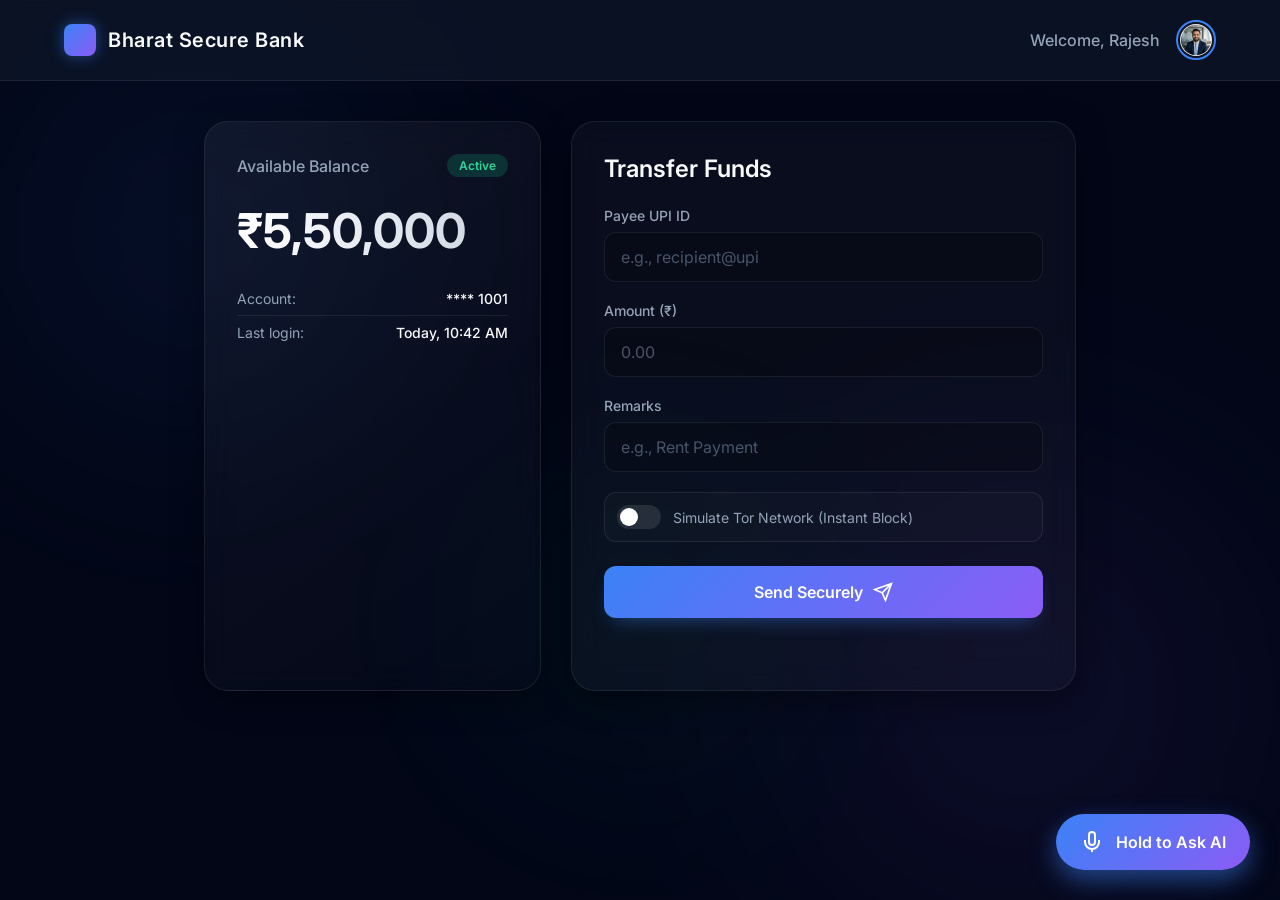
<file: front_end/index.html>
<!DOCTYPE html>
<html lang="en">
<head>
    <meta charset="UTF-8">
    <meta name="viewport" content="width=device-width, initial-scale=1.0">
    <title>Bharat Secure Bank</title>
    <!-- Use Inter font for a modern look -->
    <link href="https://fonts.googleapis.com/css2?family=Inter:wght@300;400;500;600;700&display=swap" rel="stylesheet">
    <link rel="stylesheet" href="styles.css?v=3">
</head>
<body>
    <!-- The Hidden Sentinel SDK Overlay -->
    <div class="overlay" id="fraudOverlay">
        <div class="alert-box">
            <div class="alert-icon">
                <svg width="64" height="64" viewBox="0 0 24 24" fill="none" stroke="currentColor" stroke-width="2" stroke-linecap="round" stroke-linejoin="round">
                    <path d="M10.29 3.86L1.82 18a2 2 0 0 0 1.71 3h16.94a2 2 0 0 0 1.71-3L13.71 3.86a2 2 0 0 0-3.42 0z"></path>
                    <line x1="12" y1="9" x2="12" y2="13"></line>
                    <line x1="12" y1="17" x2="12.01" y2="17"></line>
                </svg>
            </div>
            <h1>TRANSACTION BLOCKED</h1>
            <p>Sentinel SDK intercepted a highly suspicious transaction.</p>
            <div class="fraud-reason-container">
                <p id="fraudReason"></p>
            </div>
            
            <!-- AI Voice Call Visualization -->
            <div class="ai-status-container" id="aiStatusContainer">
                <div class="ai-avatar">
                    <div class="ai-wave"></div>
                    <div class="ai-wave"></div>
                    <!-- Microphone/AI Icon -->
                    <svg viewBox="0 0 24 24" fill="none" stroke="currentColor" stroke-width="2" stroke-linecap="round" stroke-linejoin="round">
                        <path d="M12 2a3 3 0 0 0-3 3v7a3 3 0 0 0 6 0V5a3 3 0 0 0-3-3Z"></path>
                        <path d="M19 10v2a7 7 0 0 1-14 0v-2"></path>
                        <line x1="12" y1="19" x2="12" y2="22"></line>
                    </svg>
                </div>
                <p class="ai-text" id="aiStatusText">Initiating AI Security Call...</p>
            </div>

            <button onclick="dismissAlert()">Acknowledge & Secure Account</button>
            <button id="acceptCallBtn" class="btn-accept" style="background-color: #ef4444; margin-top: 10px;">Hold to Talk to AI</button>
        </div>
    </div>

    <div class="ambient-background">
        <div class="blob blob-1"></div>
        <div class="blob blob-2"></div>
        <div class="blob blob-3"></div>
    </div>

    <!-- The Mock Bank Dashboard -->
    <nav class="navbar">
        <div class="nav-brand">
            <div class="logo"></div>
            <h2>Bharat Secure Bank</h2>
        </div>
        <div class="nav-profile">
            <span>Welcome, Rajesh</span>
            <img src="assets/avatar.png" alt="Profile Avatar" class="avatar">
        </div>
    </nav>

    <main class="dashboard">
        <div class="grid-container">
            <!-- Balance Card -->
            <div class="card balance-card glass-panel">
                <div class="card-header">
                    <h3>Available Balance</h3>
                    <span class="status-badge">Active</span>
                </div>
                <h1 class="balance-amount">₹5,50,000<span class="decimals">.00</span></h1>
                <div class="account-details">
                    <p>Account: <span>**** 1001</span></p>
                    <p>Last login: <span>Today, 10:42 AM</span></p>
                </div>
            </div>

            <!-- Transfer Card -->
            <div class="card transfer-card glass-panel">
                <h2>Transfer Funds</h2>
                <form id="transferForm">
                    <div class="input-group">
                        <label for="recipient">Payee UPI ID</label>
                        <input type="text" id="recipient" placeholder="e.g., recipient@upi" required>
                    </div>
                    
                    <div class="input-group">
                        <label for="amount">Amount (₹)</label>
                        <input type="number" id="amount" placeholder="0.00" required>
                    </div>
                    
                    <div class="input-group">
                        <label for="memo">Remarks</label>
                        <input type="text" id="memo" placeholder="e.g., Rent Payment">
                    </div>

                    <div class="toggle-group">
                        <label class="switch">
                            <input type="checkbox" id="isTor">
                            <span class="slider round"></span>
                        </label>
                        <span class="toggle-label">Simulate Tor Network (Instant Block)</span>
                    </div>

                    <button type="submit" class="primary-btn">
                        <span>Send Securely</span>
                        <svg width="20" height="20" viewBox="0 0 24 24" fill="none" stroke="currentColor" stroke-width="2">
                            <line x1="22" y1="2" x2="11" y2="13"></line>
                            <polygon points="22 2 15 22 11 13 2 9 22 2"></polygon>
                        </svg>
                    </button>
                </form>
                <div class="status-container">
                    <p id="statusMessage"></p>
                </div>
            </div>
        </div>
    </main>

    <!-- Global Voice Assistant FAB -->
    <button id="voiceChatFab" class="voice-fab glass-panel">
        <svg id="micIcon" viewBox="0 0 24 24" fill="none" stroke="currentColor" stroke-width="2">
            <path d="M12 2a3 3 0 0 0-3 3v7a3 3 0 0 0 6 0V5a3 3 0 0 0-3-3Z"></path>
            <path d="M19 10v2a7 7 0 0 1-14 0v-2"></path>
            <line x1="12" y1="19" x2="12" y2="22"></line>
        </svg>
        <span class="fab-text">Hold to Ask AI</span>
    </button>

    <script type="module" src="app.js?v=6"></script>
</body>
</html>
</file>
<file: front_end/styles.css>
:root {
    --bg-color: #0f172a;
    --glass-bg: rgba(255, 255, 255, 0.03);
    --glass-border: rgba(255, 255, 255, 0.08);
    --glass-shadow: 0 8px 32px 0 rgba(0, 0, 0, 0.37);
    --text-primary: #f8fafc;
    --text-secondary: #94a3b8;
    --accent-blue: #3b82f6;
    --accent-purple: #8b5cf6;
    --danger-red: #ef4444;
}

* { 
    box-sizing: border-box; 
    font-family: 'Inter', sans-serif; 
    margin: 0;
    padding: 0;
}

body { 
    background-color: var(--bg-color); 
    color: var(--text-primary); 
    min-height: 100vh;
    overflow-x: hidden;
    position: relative;
}

/* Ambient Background Blobs */
.ambient-background {
    position: fixed;
    top: 0; left: 0; width: 100%; height: 100%;
    z-index: -1;
    overflow: hidden;
    background: #020617;
}

.blob {
    position: absolute;
    filter: blur(80px);
    border-radius: 50%;
    opacity: 0.6;
    animation: float 20s infinite ease-in-out alternate;
}

.blob-1 {
    top: -10%; left: -10%;
    width: 50vw; height: 50vw;
    background: radial-gradient(circle, rgba(59,130,246,0.15) 0%, rgba(0,0,0,0) 70%);
}

.blob-2 {
    bottom: -20%; right: -10%;
    width: 60vw; height: 60vw;
    background: radial-gradient(circle, rgba(139,92,246,0.15) 0%, rgba(0,0,0,0) 70%);
    animation-delay: -5s;
}

.blob-3 {
    top: 40%; left: 30%;
    width: 40vw; height: 40vw;
    background: radial-gradient(circle, rgba(16,185,129,0.1) 0%, rgba(0,0,0,0) 70%);
    animation-delay: -10s;
}

@keyframes float {
    0% { transform: translate(0, 0) scale(1); }
    100% { transform: translate(5%, 5%) scale(1.1); }
}

/* Glassmorphism Utilities */
.glass-panel {
    background: var(--glass-bg);
    backdrop-filter: blur(16px);
    -webkit-backdrop-filter: blur(16px);
    border: 1px solid var(--glass-border);
    box-shadow: var(--glass-shadow);
    border-radius: 24px;
}

/* Navbar */
.navbar { 
    display: flex; justify-content: space-between; align-items: center;
    padding: 20px 5%; 
    background: rgba(15, 23, 42, 0.7);
    backdrop-filter: blur(12px);
    border-bottom: 1px solid var(--glass-border);
    position: sticky; top: 0; z-index: 100;
}

.nav-brand {
    display: flex; align-items: center; gap: 12px;
}

.logo {
    width: 32px; height: 32px;
    background: linear-gradient(135deg, var(--accent-blue), var(--accent-purple));
    border-radius: 8px;
    box-shadow: 0 0 15px rgba(59, 130, 246, 0.5);
}

.navbar h2 { font-size: 1.25rem; font-weight: 600; letter-spacing: 0.5px; }

.nav-profile {
    display: flex; align-items: center; gap: 16px;
}

.nav-profile span {
    font-weight: 500;
    color: var(--text-secondary);
}

.avatar {
    width: 40px; height: 40px;
    border-radius: 50%;
    object-fit: cover;
    border: 2px solid var(--accent-blue);
    padding: 2px;
}

/* Dashboard Layout */
.dashboard { 
    padding: 40px 5%; 
    max-width: 1000px; 
    margin: auto; 
}

.grid-container {
    display: grid;
    grid-template-columns: 1fr;
    gap: 30px;
}

@media (min-width: 768px) {
    .grid-container {
        grid-template-columns: 1fr 1.5fr;
    }
}

.card { padding: 32px; }

/* Balance Card */
.balance-card {
    display: flex; flex-direction: column;
    background: linear-gradient(145deg, rgba(255,255,255,0.05) 0%, rgba(255,255,255,0.01) 100%);
}

.card-header {
    display: flex; justify-content: space-between; align-items: center;
    margin-bottom: 24px;
}

.card-header h3 {
    font-size: 1rem; color: var(--text-secondary); font-weight: 500;
}

.status-badge {
    background: rgba(16, 185, 129, 0.2);
    color: #34d399;
    padding: 4px 12px; border-radius: 20px;
    font-size: 0.75rem; font-weight: 600;
}

.balance-amount {
    font-size: 3rem; font-weight: 700;
    margin-bottom: 30px;
    background: linear-gradient(to right, #fff, #cbd5e1);
    -webkit-background-clip: text;
    -webkit-text-fill-color: transparent;
}

.balance-amount .decimals { font-size: 1.5rem; opacity: 0.7; }

.account-details p {
    font-size: 0.875rem; color: var(--text-secondary);
    display: flex; justify-content: space-between;
    margin-bottom: 8px;
    padding-bottom: 8px;
    border-bottom: 1px solid var(--glass-border);
}

.account-details p:last-child { border-bottom: none; margin-bottom: 0; padding-bottom: 0; }
.account-details span { color: var(--text-primary); font-weight: 500; }

/* Transfer Form */
.transfer-card h2 { margin-bottom: 24px; font-weight: 600; }

.input-group { margin-bottom: 20px; }
.input-group label {
    display: block; margin-bottom: 8px; font-size: 0.875rem; color: var(--text-secondary); font-weight: 500;
}

input[type="text"], input[type="number"] {
    width: 100%; padding: 14px 16px;
    background: rgba(0, 0, 0, 0.2);
    border: 1px solid var(--glass-border);
    border-radius: 12px;
    color: white; font-size: 1rem;
    transition: all 0.3s ease;
}

input:focus {
    outline: none;
    border-color: var(--accent-blue);
    background: rgba(0, 0, 0, 0.4);
    box-shadow: 0 0 0 4px rgba(59, 130, 246, 0.1);
}

::placeholder { color: #475569; }

/* Toggle Switch */
.toggle-group {
    display: flex; align-items: center; gap: 12px;
    margin-bottom: 24px;
    padding: 12px; background: rgba(255,255,255,0.02);
    border-radius: 12px; border: 1px solid var(--glass-border);
}

.toggle-label { font-size: 0.875rem; color: var(--text-secondary); }

.switch { position: relative; display: inline-block; width: 44px; height: 24px; }
.switch input { opacity: 0; width: 0; height: 0; }
.slider {
    position: absolute; cursor: pointer; top: 0; left: 0; right: 0; bottom: 0;
    background-color: rgba(255,255,255,0.1); transition: .4s; border-radius: 34px;
}
.slider:before {
    position: absolute; content: ""; height: 18px; width: 18px; left: 3px; bottom: 3px;
    background-color: white; transition: .4s; border-radius: 50%;
}
input:checked + .slider { background-color: var(--danger-red); }
input:checked + .slider:before { transform: translateX(20px); }

/* Primary Button */
.primary-btn {
    width: 100%; padding: 16px;
    background: linear-gradient(135deg, var(--accent-blue), var(--accent-purple));
    color: white; border: none; border-radius: 12px;
    cursor: pointer; font-size: 1rem; font-weight: 600;
    display: flex; justify-content: center; align-items: center; gap: 10px;
    transition: all 0.3s ease;
    box-shadow: 0 10px 20px -10px rgba(59, 130, 246, 0.5);
}

.primary-btn:hover {
    transform: translateY(-2px);
    box-shadow: 0 15px 25px -10px rgba(139, 92, 246, 0.6);
}

.status-container { margin-top: 16px; text-align: center; height: 24px;}
#statusMessage { font-size: 0.9rem; font-weight: 500; }

/* Sentinel SDK Overlay - The Premium Alert */
.overlay {
    position: fixed; top: 0; left: 0; width: 100%; height: 100%;
    background: rgba(15, 23, 42, 0.6);
    backdrop-filter: blur(24px); /* Heavy blur for focus */
    -webkit-backdrop-filter: blur(24px);
    display: flex; align-items: center; justify-content: center;
    z-index: 1000;
    opacity: 0; pointer-events: none; 
    transition: opacity 0.4s ease, backdrop-filter 0.4s ease;
}

.overlay.active { opacity: 1; pointer-events: all; }

.alert-box {
    background: rgba(220, 38, 38, 0.1);
    border: 1px solid rgba(239, 68, 68, 0.3);
    box-shadow: 0 0 80px rgba(239, 68, 68, 0.2), inset 0 0 32px rgba(220, 38, 38, 0.1);
    color: white; padding: 48px;
    border-radius: 32px; text-align: center; max-width: 500px;
    transform: translateY(20px) scale(0.95);
    transition: all 0.4s cubic-bezier(0.175, 0.885, 0.32, 1.275);
}

.overlay.active .alert-box { transform: translateY(0) scale(1); }

.alert-icon {
    width: 80px; height: 80px;
    background: rgba(239, 68, 68, 0.2);
    border-radius: 50%;
    display: flex; align-items: center; justify-content: center;
    margin: 0 auto 24px auto;
    color: #fca5a5;
    animation: pulse 2s infinite;
}

@keyframes pulse {
    0% { box-shadow: 0 0 0 0 rgba(239, 68, 68, 0.4); }
    70% { box-shadow: 0 0 0 20px rgba(239, 68, 68, 0); }
    100% { box-shadow: 0 0 0 0 rgba(239, 68, 68, 0); }
}

.alert-box h1 { font-size: 1.5rem; letter-spacing: 2px; margin-bottom: 12px; color: #fca5a5; }
.alert-box p { color: #e2e8f0; line-height: 1.6; }

.fraud-reason-container {
    background: rgba(0, 0, 0, 0.3);
    padding: 16px; border-radius: 12px; margin: 24px 0;
    border: 1px dashed rgba(239, 68, 68, 0.4);
}

#fraudReason { color: #fecaca; font-family: monospace; font-size: 0.9rem; }

.alert-box button { 
    background: white; color: var(--danger-red); 
    width: 100%; padding: 16px; border: none; border-radius: 12px;
    font-weight: 700; font-size: 1rem; cursor: pointer;
    transition: all 0.2s;
}

.alert-box button:hover { background: #fee2e2; transform: scale(1.02); }

/* AI Voice Call Status UI */
.ai-status-container {
    display: none;
    flex-direction: column;
    align-items: center;
    margin-top: 20px;
    padding: 20px;
    background: rgba(0, 0, 0, 0.4);
    border-radius: 16px;
    border: 1px solid var(--accent-blue);
    box-shadow: 0 0 20px rgba(59, 130, 246, 0.2);
}

.ai-status-container.active { display: flex; }

.ai-avatar {
    width: 60px; height: 60px;
    border-radius: 50%;
    background: linear-gradient(135deg, var(--accent-blue), var(--accent-purple));
    display: flex; align-items: center; justify-content: center;
    margin-bottom: 16px;
    position: relative;
    box-shadow: 0 0 15px var(--accent-blue);
}

.ai-avatar svg { width: 30px; height: 30px; color: white; }

/* The Audio Wave Animation */
.ai-wave {
    position: absolute;
    width: 100%; height: 100%;
    border-radius: 50%;
    border: 2px solid var(--accent-blue);
    animation: ripple 1.5s infinite ease-out;
}
.ai-wave:nth-child(2) { animation-delay: 0.5s; }

@keyframes ripple {
    0% { transform: scale(1); opacity: 1; }
    100% { transform: scale(1.8); opacity: 0; }
}

.ai-text {
    color: #e2e8f0; font-size: 1.1rem; font-weight: 500;
    text-align: center;
}

.ai-status-resolved {
    border-color: #10b981;
    box-shadow: 0 0 20px rgba(16, 185, 129, 0.2);
}
.ai-status-resolved .ai-avatar { background: #10b981; box-shadow: 0 0 15px #10b981; }
.ai-status-resolved .ai-wave { display: none; }

/* Voice FAB */
.voice-fab {
    position: fixed;
    bottom: 30px;
    right: 30px;
    background: linear-gradient(135deg, var(--accent-blue), var(--accent-purple));
    border: none;
    border-radius: 50px;
    padding: 16px 24px;
    color: white;
    font-weight: 600;
    font-size: 1rem;
    display: flex;
    align-items: center;
    gap: 12px;
    cursor: pointer;
    box-shadow: 0 10px 25px rgba(59, 130, 246, 0.5);
    z-index: 100;
    transition: all 0.3s ease;
}

.voice-fab:hover {
    transform: translateY(-5px);
    box-shadow: 0 15px 35px rgba(139, 92, 246, 0.6);
}

.voice-fab.recording {
    background: var(--danger-red);
    box-shadow: 0 0 30px rgba(239, 68, 68, 0.8);
    animation: pulse-record 1.5s infinite;
}

.voice-fab svg {
    width: 24px; height: 24px;
}

@keyframes pulse-record {
    0% { transform: scale(1); }
    50% { transform: scale(1.05); }
    100% { transform: scale(1); }
}
</file>
